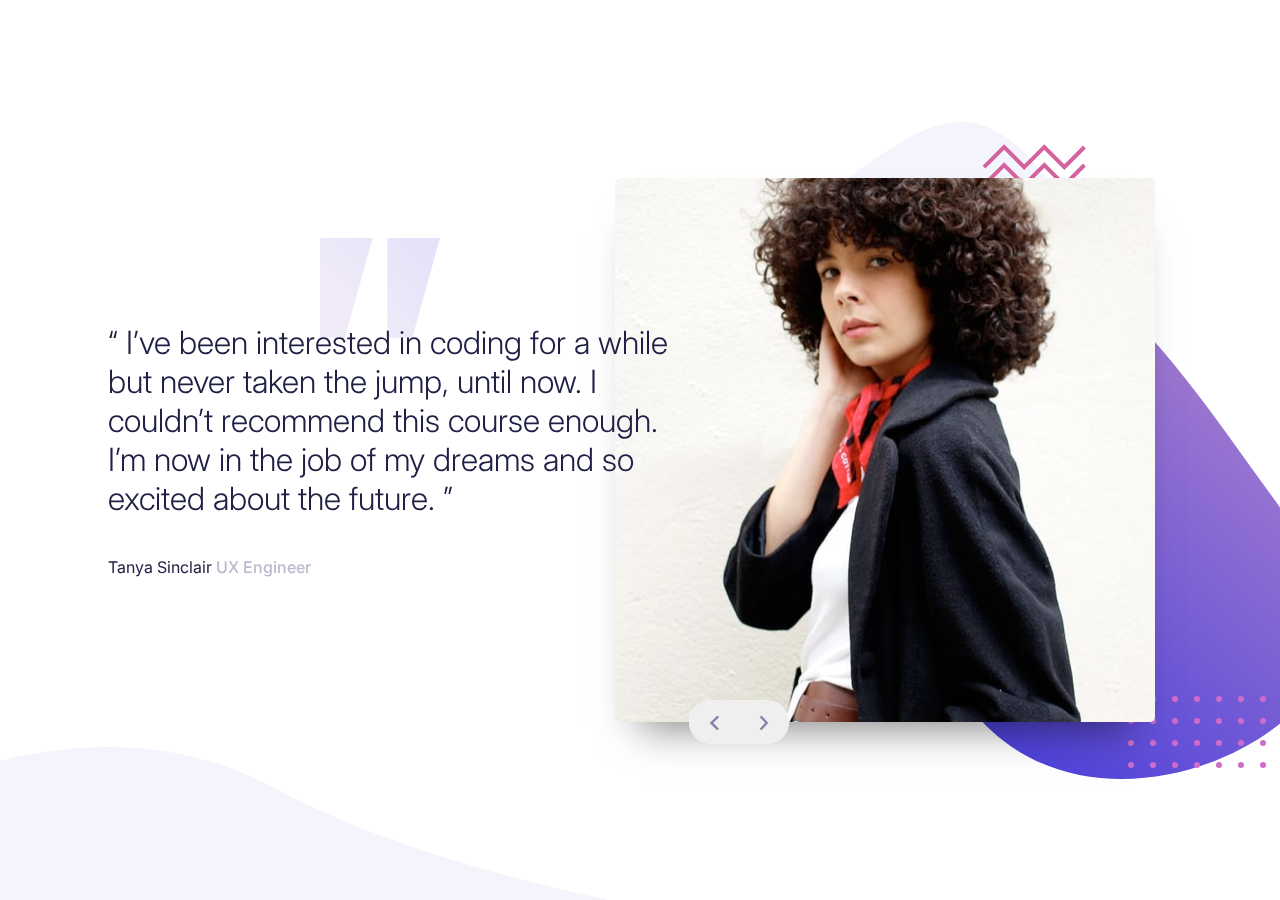
<file: coding-bootcamp-testimonials/index.html>
<!DOCTYPE html>
<html lang="en">
<head>
  <meta charset="UTF-8">
  <meta name="viewport" content="width=device-width, initial-scale=1.0"> <!-- displays site properly based on user's device -->
  <link href="https://fonts.googleapis.com/css2?family=Inter:wght@300;500;700&display=swap" rel="stylesheet">
  <link rel="icon" type="image/png" sizes="32x32" href="./images/favicon-32x32.png">
  <link rel="stylesheet" href="./styles.css">
  <script src="./scripts/jquery-3.5.1.min.js"></script>
  <title>Frontend Mentor | Coding Bootcamp Testimonials Slider</title>
</head>
<body>
	<section id="bg">
		<div class = "rightPanel"><img src="./images/pattern-bg.svg" alt="bgPanel"></div>
		<div class = "leftPanel">
			<div class="q">
				<img src="./images/pattern-quotes.svg" alt="qPattern">
			</div>
			<div class="i">
				<img src="./images/pattern-curve.svg" style="display: inline-block;position: absolute;bottom: 0;left: 0;width: 95%;" alt="curve">
			</div>
		</div>		
	</section>
	<section id="testimonial1">
		<article class="img">
			<div class="q" style="position: relative;height: 100%;">
				<img src="./images/image-tanya.jpg" alt="profile">
				<nav class ="pagination">
					<button aria-label = "undefined" class="prev">
					<img src="./images/icon-prev.svg" alt="icon-prev">
					</button>
					<button aria-label = "undefined" class="next">
					<img src="./images/icon-next.svg" alt="icon-next">
					</button>
				</nav>
			</div>			
		</article>
		<article class="quote">
			<blockquote>“ I’ve been interested in coding for a while but never taken the jump, until now. 
			I couldn’t recommend this course enough. I’m now in the job of my dreams and so 
			excited about the future. ”
			<br><br>
			<p>
				<b>Tanya Sinclair </b><br class="mVisible">
				<b style="color: hsl(240, 18%, 77%);font-weight: 500;">UX Engineer</b>
			</p>
			</blockquote>			
		</article>
	</section>
	<section id="testimonial2">
		<article class="img">
			<div class="q" style="position: relative;height: 100%;">
			<img src="./images/image-john.jpg" alt="profile">
			<nav class ="pagination">
				<button aria-label = "undefined" class="prev">
				<img src="./images/icon-prev.svg" alt="icon-prev">
				</button>
				<button aria-label = "undefined" class="next">
				<img src="./images/icon-next.svg" alt="icon-nextc">
				</button>
			</nav></div>
		</article>
		<article class="quote">
			<blockquote>“ If you want to lay the best foundation possible I’d recommend taking this course. 
			The depth the instructors go into is incredible. I now feel so confident about 
			starting up as a professional developer. ”
			<br><br>
			<p>
				<b>John Tarkpor</b>
				<br class="mVisible">
				<b style="color: hsl(240, 18%, 77%);font-weight: 500;">Junior Front-end Developer</b>
			</p>
			</blockquote>
		</article>
	</section>
    <script src="./scripts/script.js"></script>
</body>
</html>
</file>
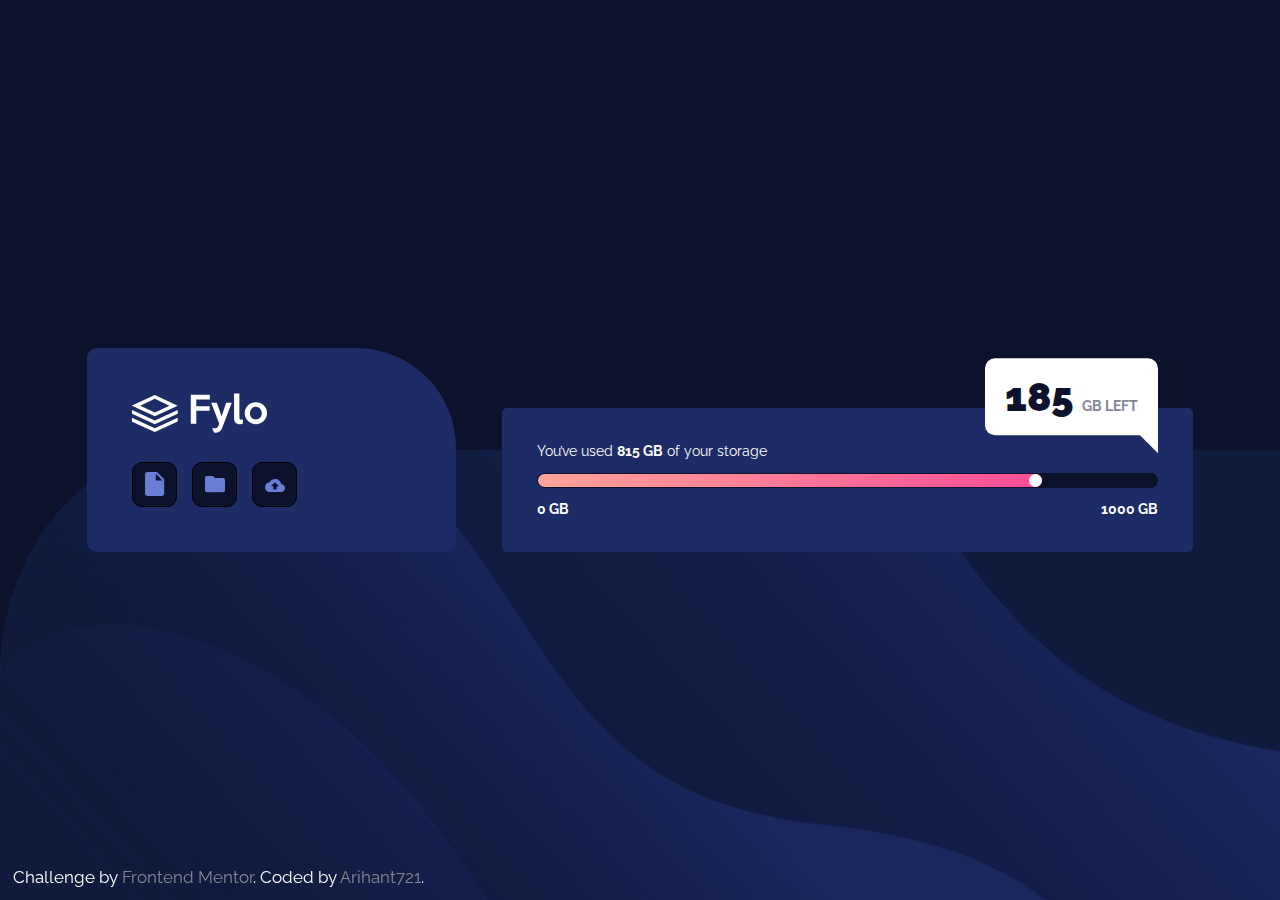
<file: fylo-dataStorage-landing/index.html>
<!DOCTYPE html>
<html lang="en"><head>
  <meta charset="UTF-8">
  <meta name="viewport" content="width=device-width, initial-scale=1.0"> <!-- displays site properly based on user's device -->

  <link rel="icon" type="image/png" sizes="32x32" href="./images/favicon-32x32.png">
  <link href="https://fonts.googleapis.com/css2?family=Raleway:wght@400;700&amp;display=swap" rel="stylesheet">
  <title>Frontend Mentor | Fylo data storage component</title>
  <link rel="stylesheet" type="text/css" href="./styles.css">
</head>
<body>
  <div class="fixed">
    <div class="attribution">
    Challenge by <a href="https://www.frontendmentor.io?ref=challenge" target="_blank">Frontend Mentor</a>. 
    Coded by <a href="https://github.com/Arihant721">Arihant721</a>.
  </div>
  </div>
  <main class="main">    
    <div class="link-panel">
      <a class="brand" href="#" >
        <img src="images/logo.svg" alt="logo">
      </a>
      <div class="link-box">
        <button type = "button" aria-label = "undefined">
          <img src="images/icon-document.svg" alt="docIcon" >
        </button>
        <button type = "button" aria-label = "undefined">
          <img src="images/icon-folder.svg" alt="foldIcon">
        </button>
        <button type = "button" aria-label = "undefined">
          <img src="images/icon-upload.svg" alt="upIcon">
        </button>
      </div>
    </div>
    <div class="nav-panel">
      <p style="margin-top: 0;position: relative;">You’ve used <b>815 GB</b> of your storage
        <span id="tooltip_dp">
          <b style="font-size: 40px;color: hsl(229, 57%, 11%)"> 185 </b>GB LEFT 
        </span>
      </p>
      <div class="progress">
        <div class="progress-bar">
          <span style="display: inline-block;width: 13px;height: 100%;background-color: white;border-radius: inherit"></span>
        </div>        
      </div>
      <div class="scale" style="margin:2% 0;">
        <b style="float: left;">0 GB</b> <b style="float: right;"> 1000 GB</b>
        <span id="tooltip_mob">
          <b style="font-size: 40px;color: hsl(229, 57%, 11%)"> 185 </b>GB LEFT 
        </span>
      </div>      
    </div>
  </main>
  <script>
    var r = document.querySelector(".progress-bar");
    r.style.transitionDelay += "0.1s";
    r.style.width += "81.5%";
  </script>
</body>
</html>
</file>
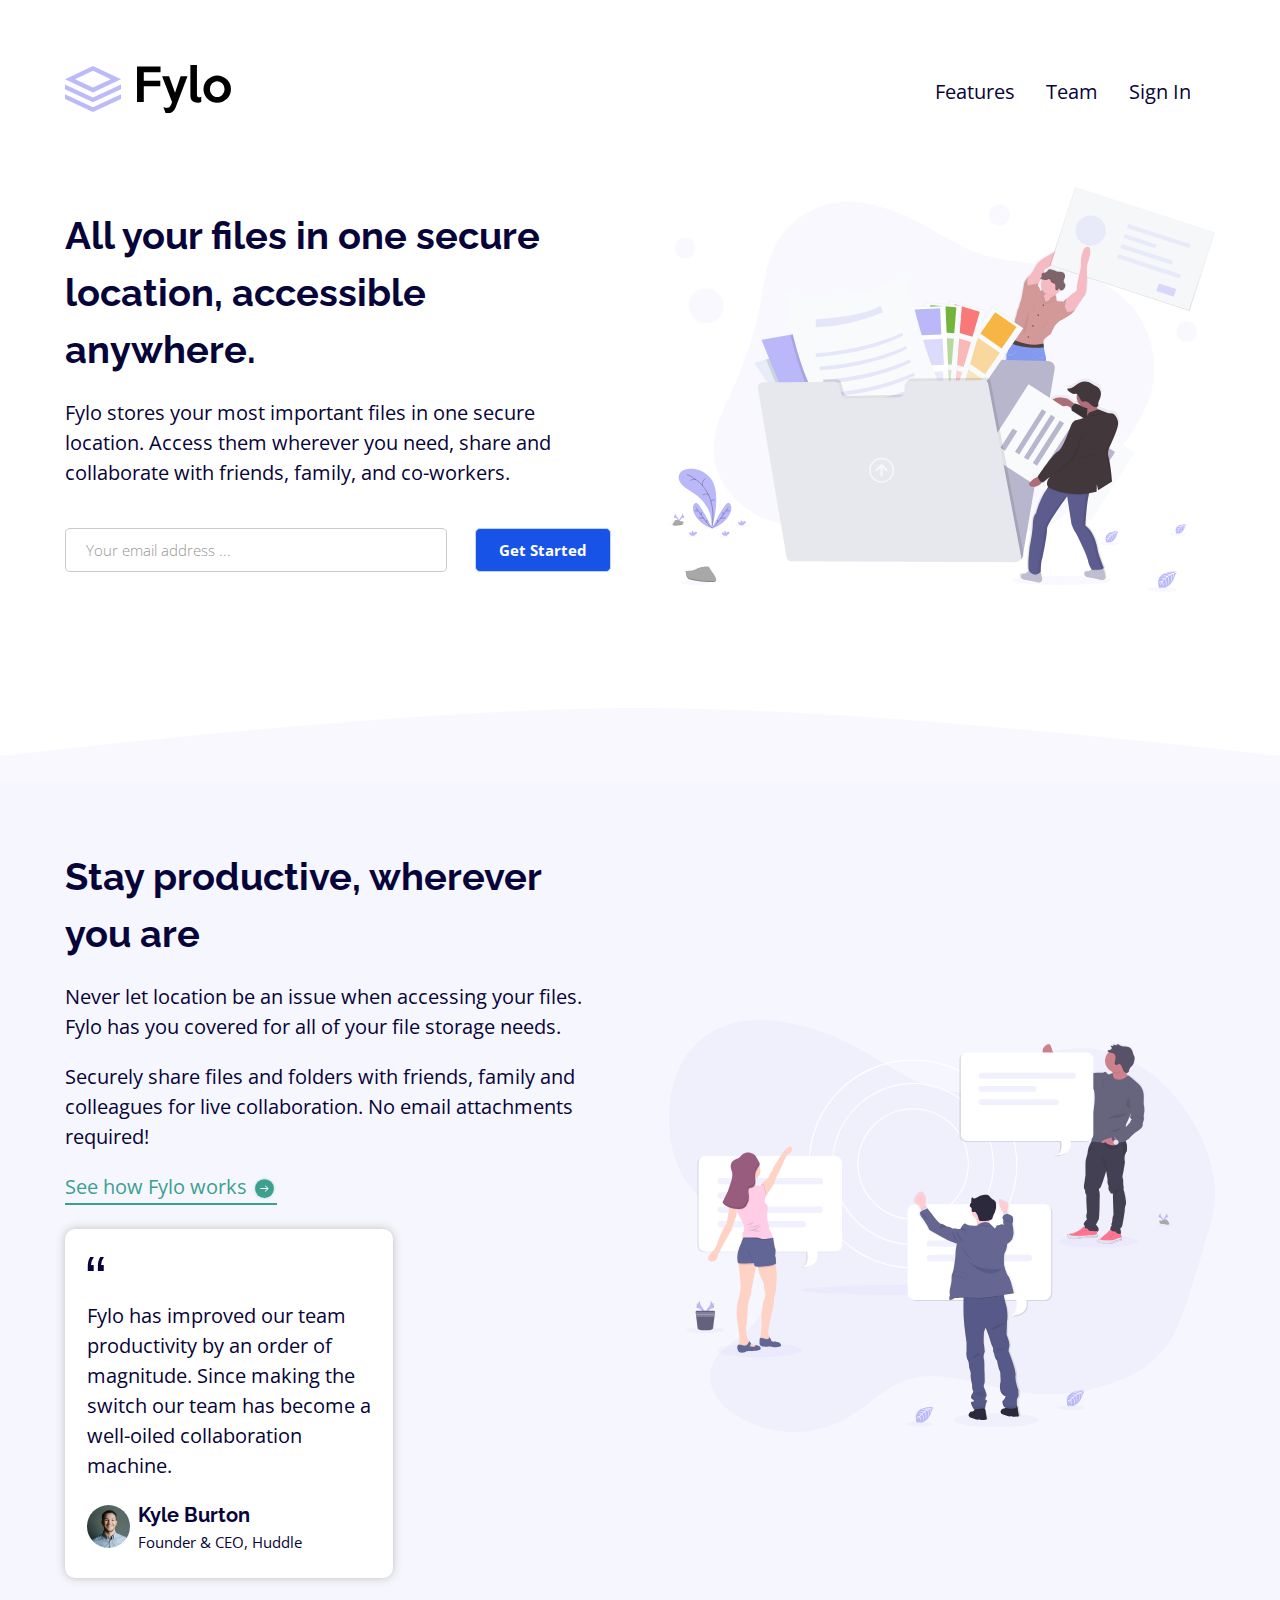
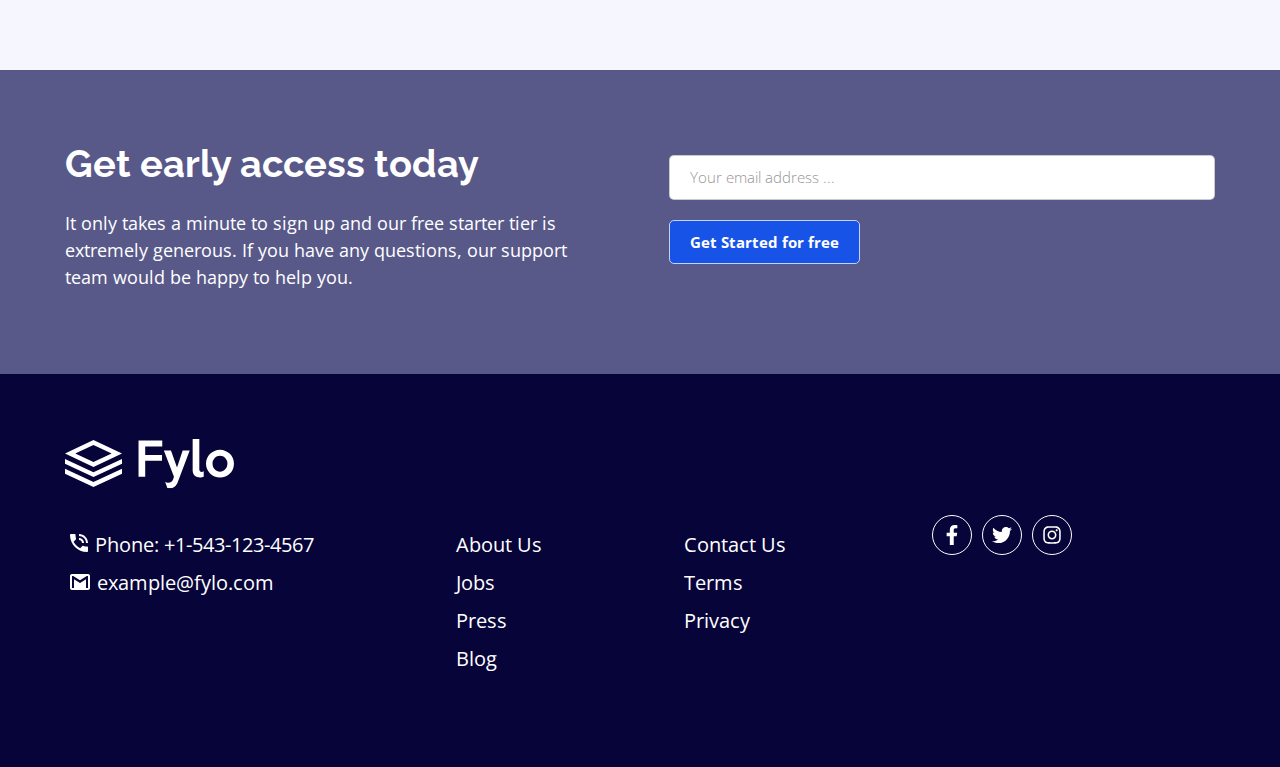
<file: fylo-landing-page/index.html>
<!DOCTYPE html>
<html lang="en">
<head>
	<meta charset="UTF-8">
	<meta name="viewport" content="width=device-width, initial-scale=1.0"> <!-- displays site properly based on user's device -->

	<link rel="icon" type="image/png" sizes="32x32" href="./images/favicon-32x32.png">
	<link rel="preconnect" href="https://fonts.gstatic.com">
	<link href="https://fonts.googleapis.com/css2?family=Raleway:wght@400;700&amp;display=swap" rel="stylesheet">
	<link href="https://fonts.googleapis.com/css2?family=Open+Sans&amp;display=swap" rel="stylesheet">
	<title>Frontend Mentor | Fylo landing page with two column layout</title>
	<link rel="stylesheet" type="text/css" href="styles.css">
</head>
<body>
	<header id = "Header">
		<a href="index.html" id="logo"><img src="./images/logo.svg" alt="logo"></a>
		<nav>
			<a href="">Features</a>
			<a href="">Team</a>
			<a href="">Sign In</a>
		</nav>
	</header>
	<main>
		<section>
			<article>
				<h1>All your files in one secure location, accessible anywhere.</h1>
				<p>Fylo stores your most important files in one secure location. 
				Access them wherever you need, share and collaborate with friends, 
				family, and co-workers.</p>
				<form name="Form1" action="success.html" onsubmit="return validateForm('Form1');" method="post" aria-label = "none">
					<input type="text" name="Email" class="email" value="Your email address ...">
					<label for="Email" class = "error mob"></label>	
					<input type="submit" name="Submit" class="submit" value="Get Started"  aria-label = "undefined">
					<label class = "error desk"  aria-label = "none"></label>	
				</form>
			</article>
			<img src="./images/illustration-1.svg" alt="first-pic">
		</section>
		<section style="margin-top: 4%;padding: 0;font-size: 0">
			<img src="./images/bg-curve-desktop.svg" style="margin: 0;padding: 0;width: 100%; height:75px;position: relative;right: 0;" alt="curve">
		</section>
		<section style="background-color:hsl(240, 75%, 98%);">
			<article>
				<h1>Stay productive, wherever you are</h1>

				<p>Never let location be an issue when accessing your files. Fylo has you 
				covered for all of your file storage needs.</p>

				<p>Securely share files and folders with friends, family and colleagues for 
				live collaboration. No email attachments required!</p>
				<a href="" style="color: hsl(170, 45%, 43%);text-decoration: none;padding-bottom:3px;border-bottom: solid 2px hsl(170, 45%, 43%);:hover{color:black;}">See how Fylo works
					<img src="./images/icon-arrow.svg" style="width: 25px;vertical-align: middle;" alt="arrow">
				</a>

				<blockquote>
					<img src="./images/icon-quotes.svg" style="width: 0.9em" alt="curve">
					<p>Fylo has improved our team productivity by an order of magnitude. Since 
					making the switch our team has become a well-oiled collaboration machine.</p>
					<img src="./images/avatar-testimonial.jpg" style="border-radius: 50%;height: 43px;">
					<div style="display: inline-block;margin-left: 3px;font-size: 0.75em"><h3 style="margin: 0;font-size: 1.33em">Kyle Burton</h3>
					Founder &amp; CEO, Huddle</div>
				</blockquote>	
			</article>
			<img src="./images/illustration-2.svg" alt="second-img">
		</section>	
	</main>		
	<footer id="Footer">
		<section style="background-color:hsl(238, 22%, 44%);color: white;">
			<article>
				<h2 style="margin: 0">Get early access today</h2>
				<p style="font-size: 0.9em;">
					It only takes a minute to sign up and our free starter tier is extremely generous. 
					If you have any questions, our support team would be happy to help you.
				</p>
			</article>
			<form name="Form2" action="success.html" onsubmit="return validateForm('Form2')" method="post" aria-label = "undefined">
				<input type="text" name="Email" class="email" value="Your email address ...">
				<label for="Email" class = "error"></label>	
				<input type="submit" name="Submit" class="submit" value="Get Started for free" aria-label = "undefined">	
			</form>
		</section>
		<article><img src="./images/logo_white.svg" style="height: 50px;color: white" alt="logo_white"></article>
		<nav>
			<ul style="list-style-position: inside;">
				<li style="list-style-image: url('./images/icon-phone.svg');padding-left: 5px;"><a href="tel:+1-543-123-4567">Phone: +1-543-123-4567</li>
				<li style="list-style-image: url('./images/icon-email.svg');padding-left: 5px;"><a href="mailto:example@fylo.com">example@fylo.com</a></li>
			</ul>
			<ul>
				<li><a href="#">About Us</a></li>
				<li><a href="#">Jobs</a></li>
				<li><a href="#">Press</a></li>
				<li><a href="#">Blog</a></li>
			</ul>		
			<ul>
				<li><a href="#">Contact Us</a></li>
				<li><a href="#">Terms</a></li>
				<li><a href="#">Privacy</a></li>
			</ul>
			<div class="panel">
				<a href="http://www.facebook.com">
					<svg aria-hidden="true" focusable="false" data-prefix="fab" data-icon="facebook-f" class="svg-inline--fa fa-facebook-f fa-w-10" role="img" xmlns="http://www.w3.org/2000/svg" viewBox="0 0 320 512" height = "20" width = "20"><path fill="currentColor" d="M279.14 288l14.22-92.66h-88.91v-60.13c0-25.35 12.42-50.06 52.24-50.06h40.42V6.26S260.43 0 225.36 0c-73.22 0-121.08 44.38-121.08 124.72v70.62H22.89V288h81.39v224h100.17V288z"></path></svg>
				</a>
				<a href="http://www.twitter.com">
					<svg aria-hidden="true" focusable="false" data-prefix="fab" data-icon="twitter" class="svg-inline--fa fa-twitter fa-w-16" role="img" xmlns="http://www.w3.org/2000/svg" viewBox="0 0 512 512" height = "20" width = "20"><path fill="currentColor" d="M459.37 151.716c.325 4.548.325 9.097.325 13.645 0 138.72-105.583 298.558-298.558 298.558-59.452 0-114.68-17.219-161.137-47.106 8.447.974 16.568 1.299 25.34 1.299 49.055 0 94.213-16.568 130.274-44.832-46.132-.975-84.792-31.188-98.112-72.772 6.498.974 12.995 1.624 19.818 1.624 9.421 0 18.843-1.3 27.614-3.573-48.081-9.747-84.143-51.98-84.143-102.985v-1.299c13.969 7.797 30.214 12.67 47.431 13.319-28.264-18.843-46.781-51.005-46.781-87.391 0-19.492 5.197-37.36 14.294-52.954 51.655 63.675 129.3 105.258 216.365 109.807-1.624-7.797-2.599-15.918-2.599-24.04 0-57.828 46.782-104.934 104.934-104.934 30.213 0 57.502 12.67 76.67 33.137 23.715-4.548 46.456-13.32 66.599-25.34-7.798 24.366-24.366 44.833-46.132 57.827 21.117-2.273 41.584-8.122 60.426-16.243-14.292 20.791-32.161 39.308-52.628 54.253z"></path></svg>
				</a>
				<a href="http://www.instagram.com">
					<svg aria-hidden="true" focusable="false" data-prefix="fab" data-icon="instagram" class="svg-inline--fa fa-instagram fa-w-14" role="img" xmlns="http://www.w3.org/2000/svg" viewBox="0 0 448 512" height = "20" width = "20"><path fill="currentColor" d="M224.1 141c-63.6 0-114.9 51.3-114.9 114.9s51.3 114.9 114.9 114.9S339 319.5 339 255.9 287.7 141 224.1 141zm0 189.6c-41.1 0-74.7-33.5-74.7-74.7s33.5-74.7 74.7-74.7 74.7 33.5 74.7 74.7-33.6 74.7-74.7 74.7zm146.4-194.3c0 14.9-12 26.8-26.8 26.8-14.9 0-26.8-12-26.8-26.8s12-26.8 26.8-26.8 26.8 12 26.8 26.8zm76.1 27.2c-1.7-35.9-9.9-67.7-36.2-93.9-26.2-26.2-58-34.4-93.9-36.2-37-2.1-147.9-2.1-184.9 0-35.8 1.7-67.6 9.9-93.9 36.1s-34.4 58-36.2 93.9c-2.1 37-2.1 147.9 0 184.9 1.7 35.9 9.9 67.7 36.2 93.9s58 34.4 93.9 36.2c37 2.1 147.9 2.1 184.9 0 35.9-1.7 67.7-9.9 93.9-36.2 26.2-26.2 34.4-58 36.2-93.9 2.1-37 2.1-147.8 0-184.8zM398.8 388c-7.8 19.6-22.9 34.7-42.6 42.6-29.5 11.7-99.5 9-132.1 9s-102.7 2.6-132.1-9c-19.6-7.8-34.7-22.9-42.6-42.6-11.7-29.5-9-99.5-9-132.1s-2.6-102.7 9-132.1c7.8-19.6 22.9-34.7 42.6-42.6 29.5-11.7 99.5-9 132.1-9s102.7-2.6 132.1 9c19.6 7.8 34.7 22.9 42.6 42.6 11.7 29.5 9 99.5 9 132.1s2.7 102.7-9 132.1z"></path></svg>
				</a>
			</div>
		</nav>		
	</footer>
	<script src="script.js"></script>
</body>
</html>
</file>
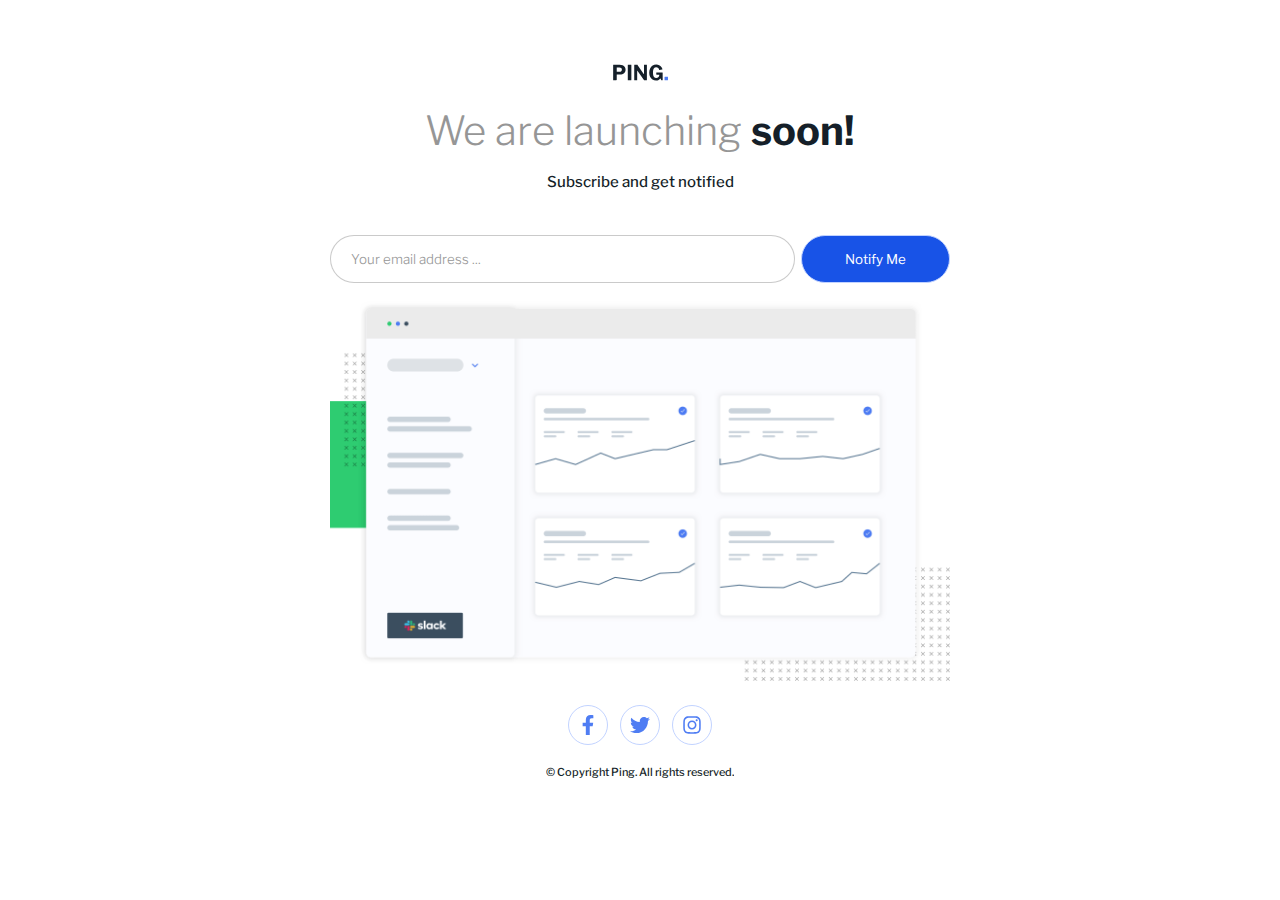
<file: ping-loadingPage-validation/index.html>
<!DOCTYPE html>
<html lang="en">
<head>
	<meta charset="UTF-8">
	<meta name="viewport" content="width=device-width, initial-scale=1.0">
	<link rel="stylesheet" type="text/css" href="styles.css">
	<link rel="icon" type="image/png" sizes="32x32" href="./images/favicon-32x32.png">
	<link href="https://fonts.googleapis.com/css2?family=Libre+Franklin:wght@300;500;700&display=swap" rel="stylesheet">
	<title>Frontend Mentor | Ping coming soon page</title>
</head>
<body>
	<main>
		<img id = "logo" src="./images/logo.svg">
		<h1>We are launching <b style="color:hsl(209, 33%, 12%);font-weight: 700">soon!</b></h1>
		<p >Subscribe and get notified</p>
		<br>
		<form name="myForm" action="upload2.php" onsubmit="return validateForm()" method="post">
			<input type="text" name="email" id="Email" value="Your email address ...">	
            <label class = "error mob" style=""></label>		
			<input type="submit" name="submit" id = "Submit" value = "Notify Me">
			<label class = "error desk"></label>			
		</form>  
		<img id = "Backdrop" src="./images/illustration-dashboard.png">
	</main>
	<footer class = "footer">
		<div class="panel">
			<button>
				<svg aria-hidden="true" focusable="false" data-prefix="fab" data-icon="facebook-f" class="svg-inline--fa fa-facebook-f fa-w-10" role="img" xmlns="http://www.w3.org/2000/svg" viewBox="0 0 320 512" height = "20" width = "20"><path fill="currentColor" d="M279.14 288l14.22-92.66h-88.91v-60.13c0-25.35 12.42-50.06 52.24-50.06h40.42V6.26S260.43 0 225.36 0c-73.22 0-121.08 44.38-121.08 124.72v70.62H22.89V288h81.39v224h100.17V288z"></path></svg>
			</button>
			<button>
				<svg aria-hidden="true" focusable="false" data-prefix="fab" data-icon="twitter" class="svg-inline--fa fa-twitter fa-w-16" role="img" xmlns="http://www.w3.org/2000/svg" viewBox="0 0 512 512" height = "20" width = "20"><path fill="currentColor" d="M459.37 151.716c.325 4.548.325 9.097.325 13.645 0 138.72-105.583 298.558-298.558 298.558-59.452 0-114.68-17.219-161.137-47.106 8.447.974 16.568 1.299 25.34 1.299 49.055 0 94.213-16.568 130.274-44.832-46.132-.975-84.792-31.188-98.112-72.772 6.498.974 12.995 1.624 19.818 1.624 9.421 0 18.843-1.3 27.614-3.573-48.081-9.747-84.143-51.98-84.143-102.985v-1.299c13.969 7.797 30.214 12.67 47.431 13.319-28.264-18.843-46.781-51.005-46.781-87.391 0-19.492 5.197-37.36 14.294-52.954 51.655 63.675 129.3 105.258 216.365 109.807-1.624-7.797-2.599-15.918-2.599-24.04 0-57.828 46.782-104.934 104.934-104.934 30.213 0 57.502 12.67 76.67 33.137 23.715-4.548 46.456-13.32 66.599-25.34-7.798 24.366-24.366 44.833-46.132 57.827 21.117-2.273 41.584-8.122 60.426-16.243-14.292 20.791-32.161 39.308-52.628 54.253z"></path></svg>
			</button>
			<button>
				<svg aria-hidden="true" focusable="false" data-prefix="fab" data-icon="instagram" class="svg-inline--fa fa-instagram fa-w-14" role="img" xmlns="http://www.w3.org/2000/svg" viewBox="0 0 448 512" height = "20" width = "20"><path fill="currentColor" d="M224.1 141c-63.6 0-114.9 51.3-114.9 114.9s51.3 114.9 114.9 114.9S339 319.5 339 255.9 287.7 141 224.1 141zm0 189.6c-41.1 0-74.7-33.5-74.7-74.7s33.5-74.7 74.7-74.7 74.7 33.5 74.7 74.7-33.6 74.7-74.7 74.7zm146.4-194.3c0 14.9-12 26.8-26.8 26.8-14.9 0-26.8-12-26.8-26.8s12-26.8 26.8-26.8 26.8 12 26.8 26.8zm76.1 27.2c-1.7-35.9-9.9-67.7-36.2-93.9-26.2-26.2-58-34.4-93.9-36.2-37-2.1-147.9-2.1-184.9 0-35.8 1.7-67.6 9.9-93.9 36.1s-34.4 58-36.2 93.9c-2.1 37-2.1 147.9 0 184.9 1.7 35.9 9.9 67.7 36.2 93.9s58 34.4 93.9 36.2c37 2.1 147.9 2.1 184.9 0 35.9-1.7 67.7-9.9 93.9-36.2 26.2-26.2 34.4-58 36.2-93.9 2.1-37 2.1-147.8 0-184.8zM398.8 388c-7.8 19.6-22.9 34.7-42.6 42.6-29.5 11.7-99.5 9-132.1 9s-102.7 2.6-132.1-9c-19.6-7.8-34.7-22.9-42.6-42.6-11.7-29.5-9-99.5-9-132.1s-2.6-102.7 9-132.1c7.8-19.6 22.9-34.7 42.6-42.6 29.5-11.7 99.5-9 132.1-9s102.7-2.6 132.1 9c19.6 7.8 34.7 22.9 42.6 42.6 11.7 29.5 9 99.5 9 132.1s2.7 102.7-9 132.1z"></path></svg>
			</button>
		</div>
		<p class="attribution" style="text-align: center;">&copy; Copyright Ping. All rights reserved.</p>
	</footer>
	<script src="script.js"></script>		
</body>
</html>
</file>
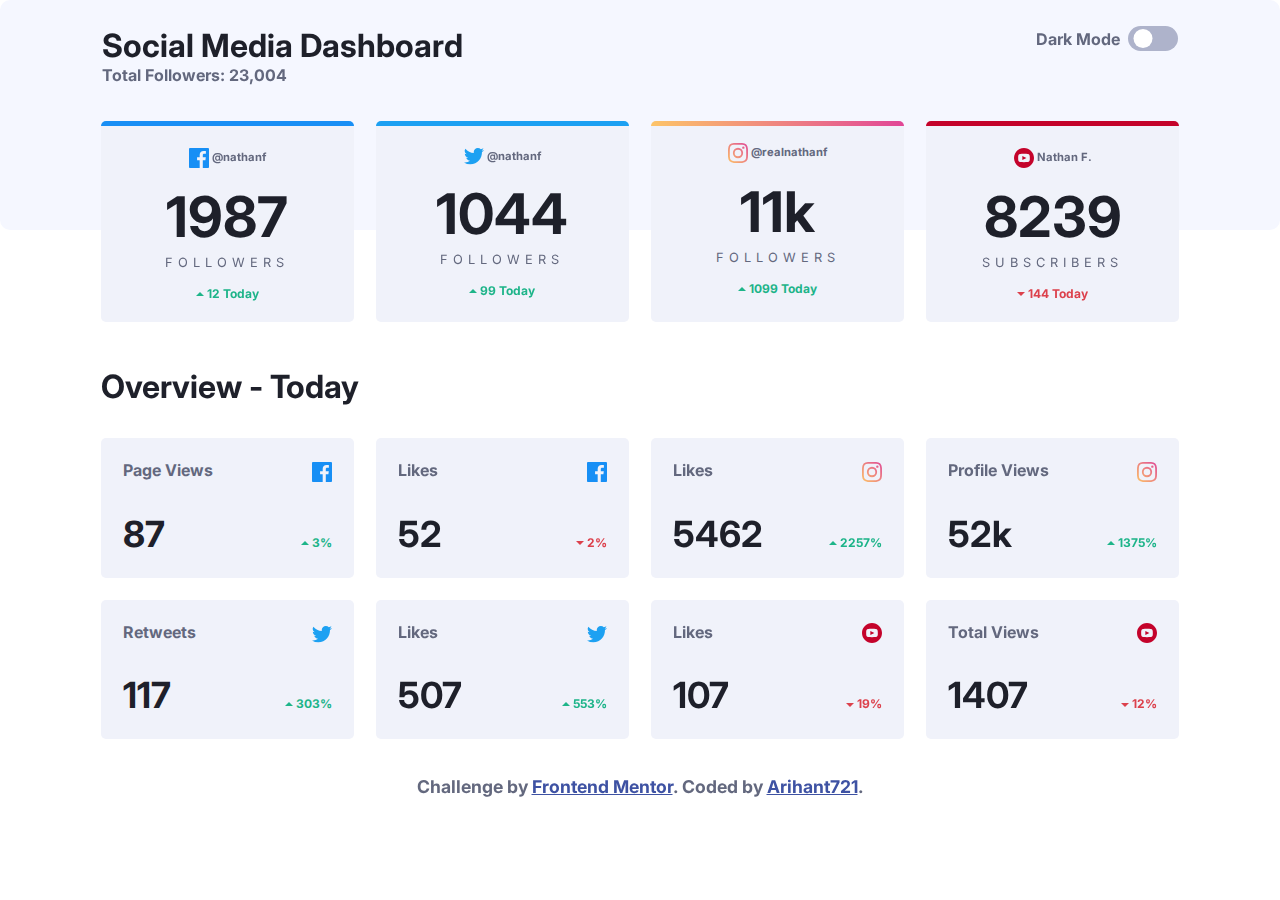
<file: social-media-stats+dark-mode/index.html>
<!DOCTYPE html>
<html lang="en" class="light">
<head>
  <meta charset="UTF-8">
  <meta name="viewport" content="width=device-width, initial-scale=1.0"> <!-- displays site properly based on user's device -->
  <link href="https://fonts.googleapis.com/css2?family=Inter:wght@400;700&display=swap" rel="stylesheet">
  <link rel="icon" type="image/png" sizes="32x32" href="./images/favicon-32x32.png">
  <link rel="stylesheet" type="text/css" href="./styles.css">
  <title>Frontend Mentor | Social-media-dashboard-with-theme-switcher</title>
</head>
<body style="background-color: var(--BG);margin:0%;">
	<div id="TopPattern"></div>
	<header id ="header">
		<div id = "heading">
			<h1>Social Media Dashboard</h1>
			<b>Total Followers: <span id="task">23,004</span></b>
		</div>
		<hr>
		<nav id="toggler">
			<div>Dark Mode&nbsp;&nbsp;</div>  
			<div style="text-align: right;">
				<button onclick="darkMode();">
					<span></span>
				</button>
			</div>			
		</nav>
	</header>
	<main>
		<section id="Dashboard" style="clear: both;">
			<article style="border-color: var(--Facebook)">
				<div class="handle">
					<img src="./images/icon-facebook.svg">
					@nathanf
				</div>
				<div style="margin:7%; ">
					<h2>1987</h2>
					<span>FOLLOWERS</span>
				</div>				
				<div class="status growth">
					<img src="./images/icon-up.svg">
					12 Today
				</div> 
			</article>
			<article style="border-color: var(--Twitter)">
				<div class="handle">
					<img src="./images/icon-twitter.svg">
					@nathanf
				</div>
				<div style="margin:7%">
					<h2>1044</h2>
					<span>FOLLOWERS</span>
				</div>
				<div class="status growth">
					<img src="./images/icon-up.svg">
					99 Today
				</div>
			</article>
			<article style="border: none;position: relative;">
				<div style="top: 0;position: absolute;left: 0;width:100%;border-radius: 5px 5px 0 0;height: 5px;background: linear-gradient(to right, hsl(37, 97%, 70%),hsl(329, 72%, 58%));"></div>
				<div class="handle">
					<img src="./images/icon-instagram.svg">
					@realnathanf
				</div>
				<div style="margin:7%">
					<h2>11k</h2>
					<span>FOLLOWERS</span>
				</div>
				<div class="status growth">
					<img src="./images/icon-up.svg">
					1099 Today
				</div>
			</article>
			<article style="border-color: var(--YouTube)">
				<div class="handle">
					<img src="./images/icon-youtube.svg">
					Nathan F.
				</div>
				<div style="margin:7%">
					<h2>8239</h2>
					<span>SUBSCRIBERS</span>
				</div>
				<div class="status fall">
					<img src="./images/icon-down.svg">
					144 Today
			</article>
		</section>
		<h1 style="margin-top: 3%;"> Overview - Today</h1>
		<section id="StatsPanel">
			<article>
				<div class="handle">
					<div>Page Views</div>
					<div><img src="./images/icon-facebook.svg"></div>
				</div>
				<div class="status">
					<h2>87</h2>
					<div class="growth"><img src="./images/icon-up.svg"> 3%</div>
				</div>
			</article>
			<article>
				<div class="handle">
					<div>Likes</div>
					<div><img src="./images/icon-facebook.svg"></div>
				</div>
				<div class="status">
					<h2>52</h2>
					<div class="fall"><img src="./images/icon-down.svg"> 2%</div>
				</div>		
			</article>
			<article>
				<div class="handle">
					<div>Likes</div>
					<div><img src="./images/icon-instagram.svg"></div>
				</div>
				<div class="status">
					<h2>5462</h2>
					<div class="growth"><img src="./images/icon-up.svg"> 2257%</div>
				</div>
			</article>
			<article>
				<div class="handle">
					<div>Profile Views</div>
					<div><img src="./images/icon-instagram.svg"></div>
				</div>
				<div class="status">
					<h2>52k</h2>
					<div class="growth"><img src="./images/icon-up.svg"> 1375%</div>
				</div>	
			</article>			
			<article>
				<div class="handle">
					<div>Retweets</div>
					<div><img src="./images/icon-twitter.svg"></div>
				</div>
				<div class="status">
					<h2>117</h2>
					<div class="growth"><img src="./images/icon-up.svg"> 303%</div>
				</div>			
			</article>			
			<article>
				<div class="handle">
					<div>Likes</div>
					<div><img src="./images/icon-twitter.svg"></div>
				</div>
				<div class="status">
					<h2>507</h2>
					<div class="growth"><img src="./images/icon-up.svg"> 553%</div>
				</div>			
			</article>			
			<article>
				<div class="handle">
					<div>Likes</div>
					<div><img src="./images/icon-youtube.svg"></div>
				</div>
				<div class="status">
					<h2>107</h2>
					<div class="fall"><img src="./images/icon-down.svg"> 19%</div>
				</div>
			</article>			
			<article> 
				<div class="handle">
					<div>Total Views</div>
					<div><img src="./images/icon-youtube.svg"></div>
				</div>
				<div class="status">
					<h2>1407</h2>
					<div class="fall"><img src="./images/icon-down.svg"> 12%</div>
				</div>	
			</article>			
		</section>
	</main>	
	<footer id="attribution">
	Challenge by <a href="https://www.frontendmentor.io?ref=challenge" target="_blank">Frontend Mentor</a>. 
	Coded by <a href="https://github.com/Arihant721">Arihant721</a>.
	</footer>
	<script>		
		function darkMode() {
			document.querySelector("html").classList.toggle("dark");
			document.getElementById("toggler").querySelector("button").classList.toggle("dark");
		}	
	</script>
</body>
</html>
</file>
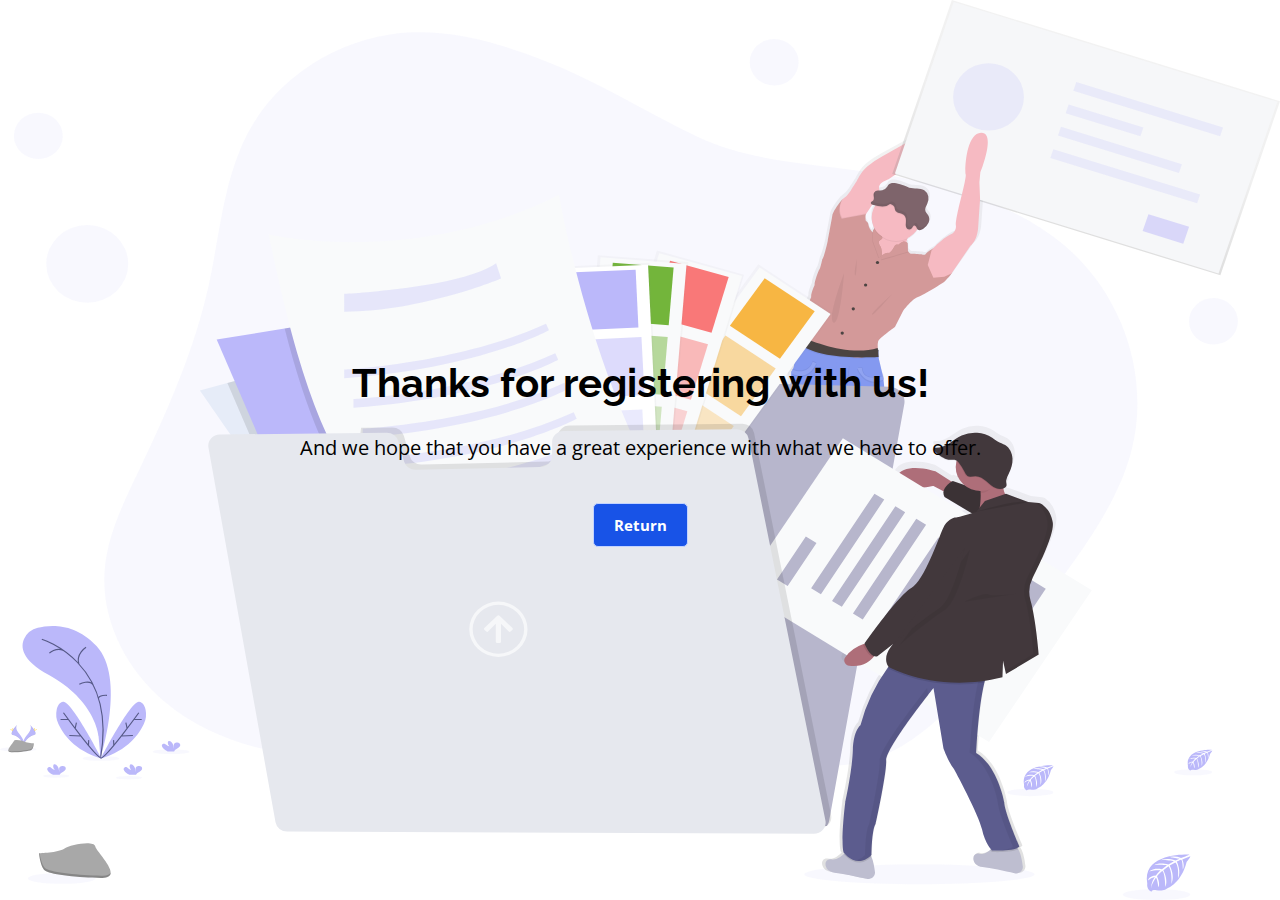
<file: fylo-landing-page/success.html>
<!DOCTYPE html>
<html>
<head>
	<title>Account successful!</title>
	<meta charset="UTF-8">
	<meta name="viewport" content="width=device-width, initial-scale=1.0">
	<link rel="icon" type="image/png" sizes="32x32" href="./images/favicon-32x32.png">
	<link rel="preconnect" href="https://fonts.gstatic.com">
	<link href="https://fonts.googleapis.com/css2?family=Raleway:wght@400;700&amp;display=swap" rel="stylesheet">
	<link href="https://fonts.googleapis.com/css2?family=Open+Sans&amp;display=swap" rel="stylesheet">
	<link rel="stylesheet" type="text/css" href="styles.css">
</head>
<body style="background: url('./images/illustration-1.svg') round;width: 100vw;height: 100vh;">
	<main style="display: flex;flex-direction:column;justify-content: center;align-items: center;width: 100vw;height: 100vh;">
		<h1 style="font-size: 2em">Thanks for registering with us!</h1>
		<p>And we hope that you have a great experience with what we have to offer.</p>
		<a href="index.html" class="submit" style="text-decoration: none;">Return</a>
	</main>
</body>
</html>
</file>
<file: coding-bootcamp-testimonials/styles.css>
*{
	box-sizing: border-box;
	font-family: 'Inter', sans-serif;
}
body{
	margin: 0;
    height: 100vh;
    display: flex;
    align-items: center;
    justify-content: center;
}
button:focus{outline: none;}
#bg{
	position: fixed;
	display: flex;
	z-index: -1;
    width: 100%;
    height: 100%;
    left: 50%;
    top: 50%;
    transform: translate(-50%,-50%);
    justify-content: center;
    align-items: center;
    flex-wrap: wrap;
    flex-direction: row-reverse;
}

#bg .rightPanel{
    display: inline-flex;
    height: 100%;
    width: 50%;
    align-items: center;
    justify-content: left;
}
#bg .leftPanel{
    height: 100%;
    width: 50%;
    text-align: center;
}
#bg .leftPanel>div{
	height: 50%;
	width: 100%;position: relative;
}

#testimonial1,#testimonial2{
	position: absolute;
	display: inline-flex;
	height: 100%;
	width: 100%;
	flex-wrap: wrap;
	flex-direction: row-reverse;
	vertical-align: middle;
	justify-content: center;	
}

.quote{
	font-size: 1.2em;
	z-index: 1;
	position: relative;
}

.quote p{margin:0;font-size: 0.5em;}
.img .q>img{
	width: 100%;
    height: 100%;
    position: relative;
    right: 8%;
    border-radius: 5px;
    box-shadow: 0px 30px 39px -25px rgba(0,0,0,0.5);
}
.quote blockquote{
	align-self: center;color:hsl(240, 38%, 20%);font-weight: 300; 
}

.prev{
	padding: 13px;
    border: solid 0px;
    border-top-left-radius: inherit;
    border-bottom-left-radius: inherit;
    width: 50%;
    vertical-align: middle;
}
.next{
	padding: 13px;
    border: solid 0px;
    border-top-right-radius:  inherit;
    border-bottom-right-radius: inherit;
    width:50%;vertical-align: middle;
}
.pagination{
	position: absolute;
    transform: translate(-50%,50%);
    background: white;
    border-radius: 23px;
    display: flex;
    width: 100px;
    bottom: 0;
}
.prev>img, .next>img{
	vertical-align: middle;
	height: 15px;
}

@media(min-width: 768px){
	#bg{
		position: fixed;
	}
	#bg .leftPanel .q>img{
		display: inline-block;
		position: absolute;
		bottom: 25%;
	}
	.quote{
		display: flex;
    width: 33%;
    left: 3%;
    font-size: 1.75em;
	}
	.quote blockquote{
		margin:0;
	}
	.pagination{
		left: 10%;
	}
	.mVisible{
		display: none;
	}
	.img{
		position: relative;
    	padding: 11% 0px;
    	width: 67%;
	}
	.img .q>img {
	    right: 4%;
	}
}
@media(min-width: 992px){
	#testimonial1,#testimonial2{
		flex-direction: row-reverse;
		align-content: center;
	}
	.quote{
		display: flex; 
		width: 45%; 
		left: 2%; font-size: 2em;
	}
	.pagination{left: 15%;}
	.img{
		position: relative;
    	padding: 5% 0px;
    	width: auto;
	}
	.img .q>img {
	    right: 8%;
	}
}
@media (max-width: 767px){
	#testimonial1,#testimonial2{
		height: 100vh;
	    width: 100vw;
	}
	#bg .leftPanel,	#bg .rightPanel{
		width: 100%;
	    justify-content: center;
	    position: relative;
	}
	#bg .rightPanel>img{
		width: 90%;height: 90%;
	}
	#bg .leftPanel .q>img{
	    display: inline-block;
    position: absolute;
    width: 15%;
	}
	.img{
		display: inline-flex;
	    align-items: center;
	    justify-content: center;
	    padding: 7vh 20vw;
	}
	.img .q>img{
		right: 0;
	}
	.quote{
	    height: 40vh;text-align: center;
	}
	.pagination{
		left: 50%;width: 80px;
	}
	.quote p{
		font-size: 0.8em;
	}
}
@media(max-width: 575px){
	#testimonial1,#testimonial2{
		height: 100%;
		width: 100%;
	}
	#bg .leftPanel{
		height: 43.5%;
	}
	#bg .rightPanel{
		padding: 5%;
    	height: 55.5%;
	}
	.img{
	    padding: 18% 18% 10% 18%;
	}
	.quote{
		height: 50%;text-align: center;
	}
}
</file>
<file: fylo-dataStorage-landing/styles.css>
*{
	box-sizing: border-box;
	font-family: 'Raleway', sans-serif;
	font-size: 14px;
}
body{
	background: hsl(229, 57%, 11%);margin: 0;text-align: center;
}
.fixed{
	position: fixed;bottom: 0;
	width: 100%;
	height: 50%;
	background: url('images/bg-desktop.png') round;
}
 .fixed .attribution {
	font-size: 1.2em;
    text-align: center;
    position: absolute;
    bottom: 0;
    color: white;
    padding: 13px;
    border-top-right-radius: 1.5em;
}

.fixed .attribution a {
	color: hsl(229, 7%, 55%);
	text-decoration: none;font-size: inherit;
}
.fixed .attribution a:hover{text-decoration: underline;}
.main{
	display: inline-flex;
	height: 100vh;
	width: 75%;
	flex-wrap: wrap;
	align-content: center;
	vertical-align: middle;
	justify-content: space-around;
}
.link-panel{
	display: inline-block;
    min-width: 32%;
    background-color: hsl(228, 56%, 26%);
    padding: 45px;
    border-radius: 10px 100px 10px 10px;
    height: fit-content;
    text-align: left;
	z-index:1;
}

.nav-panel{
	display: inline-block;
    width: 60%;
    padding: 35px;
    background-color: hsl(228, 56%, 26%);
    border-radius: 5px;
    position: relative;
    height: fit-content;
    align-self: flex-end;
    color: white;
    text-align: left;
	z-index:1;
}
#tooltip_dp,#tooltip_mob{
	display: inline;
    position: absolute;
    right: 0;
    background-color: white;
    color: hsl(229, 7%, 55%);
    font-weight: bold;
    padding: 15px 20px;
}

#tooltip_dp{
	transform: translate(0%,-110%);
    border-radius: 10px 10px 0 10px;
}
#tooltip_dp::after{
	position: absolute;right:0;bottom: -18px;
	border: solid 12px;
	content: "";
	border-color: white white hsl(0 0% 100% / 0) hsl(0 0% 100% / 0);
}
#tooltip_mob{
	left: 50%;
    transform: translate(-50%, 30%);
    border-radius: 10px;padding: 15px 10px;
}
.progress{
	background-color: hsl(229, 57%, 11%);padding: 1px;border-radius: 19px;height: 15px;
}
.progress .progress-bar{
	background-image: linear-gradient(to right, hsl(6, 100%, 80%) , hsl(335, 100%, 65%));
	height: 100%;border-radius: inherit;text-align: right;
	transition: width 2s;	
	width:0%;
}

.link-box {
  display: flex;
  flex-wrap: nowrap;margin-top:9%; 
}

.link-box > button {
    width: 45px;
    height: 45px;
    background-color: hsl(229, 57%, 11%);
    border: solid 1px;
    border-radius: 10px;
    margin-right: 15px;
    text-align: center;
}

.link-box img{
	width: 20px;
    max-height: 30px;
    vertical-align: middle;
}
.link-box > button:hover{
	outline-width: 0px;
	transition: background-color 0.25s;
	border-width: 0px;
	background-color: hsl(243, 100%, 93%);
}
.link-box > button:focus-within{
	border:solid 2px rgba(38,143,255,.5);
	outline-width: 0px;
}

@media(max-width: 575px){
	body{
		background: url("images/bg-mobile.png") round;
	}
	.fixed{
		background: #ffffff00;
	}
	.fixed .attribution{
		font-size: 0.9em;
		padding: 8px;
	}
	.main{
		justify-content: space-between;
    	width: 82.5%;
	}
	.link-panel{
		width: 100%;margin-bottom: 5%;
	}
	.nav-panel{
		width: 100%;text-align: center;
	}
	#tooltip_dp{
		display: none;
	}
	#tooltip_mob{
		display: inline;
	}
}
@media(min-width: 576px) and (max-width: 767px){
	.main{
		width: 90%;
	}
	.nav-panel{
		width: auto;
	}
	#tooltip_mob{
		display: none;
	}
	.link-panel{
		width: 36%;padding: 31px;
	}
	#tooltip_dp{
		transform: translate(0%,-130%);
	}
	.fixed .attribution{
		font-size: 1em;
		padding: 10px;
	}
}
@media(min-width: 768px) and (max-width: 1439px){
	.main{
		width: 90%;
	}
	#tooltip_mob{
		display: none;
	}
}
@media(min-width: 1440px){
	#tooltip_mob{
		display: none;
	}
}
</file>
<file: fylo-landing-page/styles.css>
*{
	box-sizing: border-box;
	font-family: 'Open Sans', sans-serif,'Arial',sans-serif;
	font-size: 20px;
	line-height: 1.5;
}
body{
	margin: 0;
	padding: 0;
}
h1,h2,h3,h4,h5,h6{
	font-family: 'Raleway', sans-serif,'Arial',sans-serif;
}

#Header,main>section{
	margin: 0;padding: 65px;
	align-content: center;
	justify-content: space-between;
	align-items: center;
	width: 100%;
	position: relative;
	display: flex;
	color:hsl(243, 87%, 12%);
}
#Header{
	display: block;
	position: relative;		
	padding-bottom: 0;
}
#Header>nav{
	display: inline-block;float: right;margin:1%;
}
#Footer,#Footer>*{
    background-color: hsl(243, 87%, 12%);
    line-height: 2.5;
    font-size: 0.85em;
}
#Footer>section{
	margin: 0;
	align-content: center;
	justify-content: space-between;
	width: 100%;
	position: relative;
	display: flex;
	background-color: hsl(243, 87%, 12%);
	color: white;
	padding: 65px;
	align-items: normal;
}
article, section>img{
	width: 47.5%;
}
form>*{
    width: 100%;
}
#Footer ul a{
    text-decoration: none;
    color: white;
}
#Footer>nav{
	display: flex;
	justify-content: space-between;
	padding: 65px;
	padding-top: 0!important;
}
#Footer>article{
	margin: 0;
    padding: 65px;
    width: 100%;
    padding-bottom: 0!important;
}
#Footer a:hover{
    text-shadow: 0 0 12px white;
}
#Footer>nav>ul{
	list-style-type: none;
	color: white;
    padding: 0;
}
#Header nav>a{
	padding: 10px;
	text-decoration: none;
	border: solid 3px #fff0;
	border-radius: 8px;
	transition: border-color 0.25s;
}
#Header nav>a:hover{
	border-color:hsl(243, 87%, 12%);
}
#Header nav>a:visited{
	color: inherit;
}

.email,.submit{
    padding: 10px 20px;
    border-radius: 5px;
    transition: box-shadow 0.5s;
    outline: none;
    width: 100%;
    font-size: 0.75em;
    margin-top: 20px;
}
.email{
    border: solid 1px hsla(0, 0%, 59%,0.5);color:hsl(0, 0%, 59%);font-weight: 300;
    padding-left: 20px;float: left;
}
.submit{
    background-color: hsl(223, 81%, 50%);color: white;
    border: solid 1px hsl(223, 100%, 88%);
    font-weight: bold;
}
.submit:hover{
    box-shadow: 0 0 5px 3px hsl(0, 0%, 75%);
}
.submit:focus{
    background-color: hsl(223, 87%, 63%);
}
.error{
    color:hsl(354, 100%, 66%);display:block;font-size: 0.6em;
}
.error.mob{
	text-align: center;
}
blockquote{
	background: white;
    box-shadow: 0 0 10px 0 hsl(0, 0%, 75%);
    margin: 5% 0;
    padding: 4%;
    border-radius: 10px;
    width: 60%;
}
.panel{
	display: flex;
    margin-block-start: 1em;margin-block-end: 1em;
}
.panel a{
	height: 40px;
	width: 40px;
	border: solid 1px white;
	padding: 0; 
	border-radius: 50%;     
	background-color: none;
	color: white;
	transition: border-color 0.5s, color 0.5s;
	margin: 5px;
}
.panel a>svg{
	margin: 9px;
}
.panel a:hover{
	color: hsl(223, 87%, 63%);
	border-color: hsl(223, 87%, 63%);
}
#Footer li,.panel{
    margin: 8px 0;
}

@media (min-width: 766px) {
	.error.mob{
        display: none;
    }
    .submit{
    	width: auto;
    }
    form[name = "Form1"]>.email{
    	width: 70%;
    }
    form[name = "Form1"]>.submit{
    	width: 25%;float: right;
    }
	#Footer>article,form[name = "Form2"]{
		width: 47.5%;
	}
	#Header>img{
		width: 10em;
    }
    .panel{
        width: 25%;
    }
    h1,h2{
        font-size: 1.9em;
        margin: 0;
    }
}
@media(min-width: 1200px){
}
@media (max-width:766px) {
    #Header,main>section{
    	text-align: center;
    	width: 100%;
    	padding: 6%;
    }
    #Header>img{
        width: 5em;
        vertical-align: -webkit-baseline-middle;
    }
    #Header a{
    	font-size: 0.75em;
    }
    #Footer{
    	padding: 0;
    }
    #Footer>section{
        text-align: center;
    }
   	main>section{
    	flex-direction: column-reverse;
    }
    #Footer>section,#Footer>nav,#Footer>article{
    	flex-direction: column;
        padding: 50px;
    }
    #Header,#Footer>nav,#Footer>article{
    	text-align: left;
    }
    article, section>img{
    	width: 100%;
    }
    .error.desk{
        display: none;
    }
    .error.mob{
        display: block;
    }
    blockquote{
    	width: 86%;
    	text-align: left;
    	margin: 7%;
    }
    .panel{
    	align-self: center;
    	text-align: center;
    }
    h1{
        font-size: 1.9em;
    }
    h2{
        font-size: 1.3em;
    }
}
@media (max-width:576px) {
    h1,h2{
        font-size: 1.3em;
    }
}
</file>
<file: ping-loadingPage-validation/styles.css>
*{
    box-sizing: border-box;
    font-family: 'Libre Franklin', sans-serif;
}
body{
    font-size: 20px;
}
#logo{
	 width: 55px;
}
.attribution{
    font-size: 11px; text-align: center; 
}
.attribution a{
    color: hsl(228, 45%, 44%); 
}
.panel{
    display: inline-flex;justify-content: center;
    width: 50%;
}
p{
    font-size: 0.75em;color: hsl(209, 33%, 12%);font-weight: 500;padding:3px 0 5px 0;margin-top: 10px;
}
.panel button{
    height: 40px;
    width: 40px;
    margin: 1px;
    border: solid 1px hsl(223, 100%, 88%);
    padding: 0; 
    border-radius: 50%;     
    background-color: white;
    color: hsl(223, 87%, 63%);
    transition: background-color 0.5s, color 0.5s;
    margin: 1%;
}
.panel button>svg{
    margin: 9px;
}
.panel button:hover{
    color: white;
    background-color: hsl(223, 87%, 63%);
}
.footer, main{
    display: flex;align-self: center;align-items: center;justify-content: center;flex-direction: column;
}
img{
    vertical-align: middle;
}
#Email,#Submit{
    padding: 15px;border-radius: 25px;
    transition: box-shadow 0.5s;outline: none;
}
#Email{
    border: solid 1px hsla(0, 0%, 59%,0.5);color:hsl(0, 0%, 59%);width: 75%;font-weight: 300;
    padding-left: 20px;float: left;
}
#Submit{
    background-color: hsl(223, 81%, 50%);width:24%;color: white;
    border: solid 1px hsl(223, 100%, 88%);float: right;
}
#Submit:hover{
    box-shadow: 0 0 5px 3px hsl(223, 100%, 88%);
}
#Submit:focus{
    background-color: hsl(223, 87%, 63%);
}
form{
    width: 50%;
}
.error{
    color:hsl(354, 100%, 66%);font-style: italic;font-size: 0.6em;margin-left: 15px;clear: both;
}
.error.mob{
	text-align: center;margin: 5%;font-size: 0.60em;
}
h1{
	font-weight: 300;color:hsl(0, 0%, 59%);margin-top: 25px; margin-bottom: 5px;padding: 0;
}
@media(min-width: 1200px){
    body{
        margin: 5% 1.5%;
    }
    #Backdrop{
        width: 50%;
        margin: 1.5%;
    }
    .error.mob{
        display: none;
    }
}
@media (min-width: 766px) and (max-width:1199px) {
    body{
        margin: 5% 2.5%;
    }
    #Email{
        width: 68%;
    }
    #Submit{
        width: 30%;
    }
    #Backdrop{
        width: 55%;
        margin: 3.5%;
    }
    .error.mob{
        display: none;
    }
    form{
        width: 55%;
    }
}
@media (max-width:766px) {
    body{
        margin: 10% 3.5%;
    }
    #Email, #Submit {
        padding: 11px;
        margin: 5px 0;
        width: 100%;
    }
    #Email{
        padding-left: 30px;
        font-size: 0.65em;
    }
    #Backdrop{
        width: 70%;
        margin: 4.5%;
    }
    form{
        width: 65%;
    }
    .error.desk{
        display: none;
    }
    .error.mob{
        display: block;
    }
}
@media (max-width:576px) {
    body{
        margin: 25% 0 5.5% 0;
    }
    h1{
        font-size: 1.3em;
    }
    p{
        font-size: 0.65em;
    }
    #Email
    {
        border-color: hsl(223, 100%, 88%);
    }
    #Backdrop{
        width: 90%;
        margin: 11% 0 35% 0;
    }
    form{
        width: 85%;
    }
}
</file>
<file: social-media-stats+dark-mode/styles.css>
:root{
	--Lime-Green: hsl(163, 72%, 41%);
	--Bright-Red: hsl(356, 69%, 56%);
	--Facebook: hsl(208, 92%, 53%);
	--Twitter: hsl(203, 89%, 53%);
	--YouTube: hsl(348, 97%, 39%);
}
html.dark{
	--BG: hsl(230, 17%, 14%);
	--Top-BG-Pattern: hsl(232, 19%, 15%);
	--Card-BG: hsl(228, 28%, 20%);
	--cText: hsl(228, 34%, 66%);
	--hText: hsl(0, 0%, 100%);
}
html{
	--BG: hsl(0, 0%, 100%);
	--Top-BG-Pattern: hsl(225, 100%, 98%);
	--Card-BG: hsl(228, 47%, 96%);
	--cText: hsl(228, 12%, 44%);
	--hText: hsl(230, 17%, 14%);
}
*{
	box-sizing: border-box;
	font-family: 'Inter', sans-serif;
	font-weight: 700;
	transition: color 2s, background-color 2s;
	color:var(--cText);
}
img{vertical-align: middle;}
#header{
	padding: 2% 8% 0% 8%;
}
#header h1{
	margin: 0;
}
#header hr{
	display: none;
}
#heading{
	display: inline-block;
}

#TopPattern{
	position: fixed;
	z-index: -1;
	width: 100%;
	height: 230px;
	background-color: var(--Top-BG-Pattern);
	border-radius: 10px;
}
#Dashboard,#StatsPanel{
	display: grid;
	grid-template-columns: 25% 25% 25% 25%;
	justify-content: center;
	align-items: center;
}
h1{color: var(--hText);}
main>h1{padding-left: 1%;}
#Dashboard>article{
	border-radius: 5px;
    background-color: var(--Card-BG);
    padding: 8%;
    text-align: center;
    border-top: solid 5px;
    margin:4%;
    height: 90%;
}
#Dashboard h2{
	font-size:3.5em;
	color: var(--hText);
	margin: 0;
}

#Dashboard .handle{
	font-size: 0.7em;
}
.status{ 
    font-size: 0.75em;
    align-items: baseline;
}
.growth{
	color: var(--Lime-Green); 
}
.fall{
	color: var(--Bright-Red);
}
#Dashboard div>span{
	font-size: 0.8em;
    font-weight: 400;
    letter-spacing: 5px;
}

#StatsPanel>article{
	border-radius: 5px;
    background-color: var(--Card-BG);
    padding: 8%;
    margin: 4%;
    text-align: center;
    position: relative;
}
#StatsPanel .handle, #StatsPanel .status{
	height: 50%;
    display: flex;
    justify-content: space-around;
}
#StatsPanel .handle{
	margin-bottom: 30px;
	white-space: nowrap;
}
#StatsPanel .handle>div, #StatsPanel .status>div{
	width: 50%;
}
#StatsPanel .status h2{
	font-size: 3em;margin: 0;color: var(--hText);
	width: 50%;text-align: left;
}
#StatsPanel div:nth-child(1){
	text-align: left;
}
#StatsPanel div:nth-child(2){
	text-align: right;
}
#toggler{
	 display: flex;align-items: center;
}
#toggler>div{
	display: inline-block;
}
#toggler button{
	width: 50px;
	height: 25px;
	border-radius: 13px;
	border:solid 0px;
	background-color: hsl(230, 22%, 74%);
	position: relative;
	padding: 3px;
}
#toggler button:focus{
	outline: none;
}
#toggler button>span{
	display: inline-block;
    width: 19px;
    height: 100%;
    background: white;
    border-radius: 50%;
    transform: translate(-50%,0%);
    transition: transform 0.5s;
}

#toggler button.dark{
	background:linear-gradient(to right,hsl(210, 78%, 56%),hsl(146, 68%, 55%));
}
#toggler button.dark>span{
	transform: translate(50%,0);
}

#attribution {text-align: center;font-size: 1.1em;padding: 0 8% 2% 8%; }
#attribution a { color: hsl(228, 45%, 44%); }

@media(max-width: 575px){
	#Dashboard,#StatsPanel{
		grid-template-columns: 100%;
	}
	main{
	 	padding:2% 3%;
	}
	main>h1{
		padding-left: 4%;
	}
	#header{
		padding-top: 6%;
		padding-bottom: 6%;
	}
	#heading {
	    margin-bottom: 5%;
	}
	#header hr{
		display: block;
	}
	#toggler>div{
		width: 50%;
	}
	#StatsPanel .status{
		font-size: 0.85em;
	}
	#header h1{
		font-size: x-large;
		margin-bottom: 5px;
	}
}
@media(min-width: 576px) and (max-width: 991px){
	#Dashboard,#StatsPanel{
		grid-template-columns: 50% 50%;
	}
	#header{
		padding-top: 4%;
	}
	main{
	 	padding:3% 5%;
	}
	main>h1{
		padding-left: 2%;
	}
	#toggler{
		float: right;
	}
}
@media(min-width: 992px){
	 main{
	 	padding:2% 7%;
	 }
	 #toggler{
	 	float: right;
	 }
	 
}
</file>
